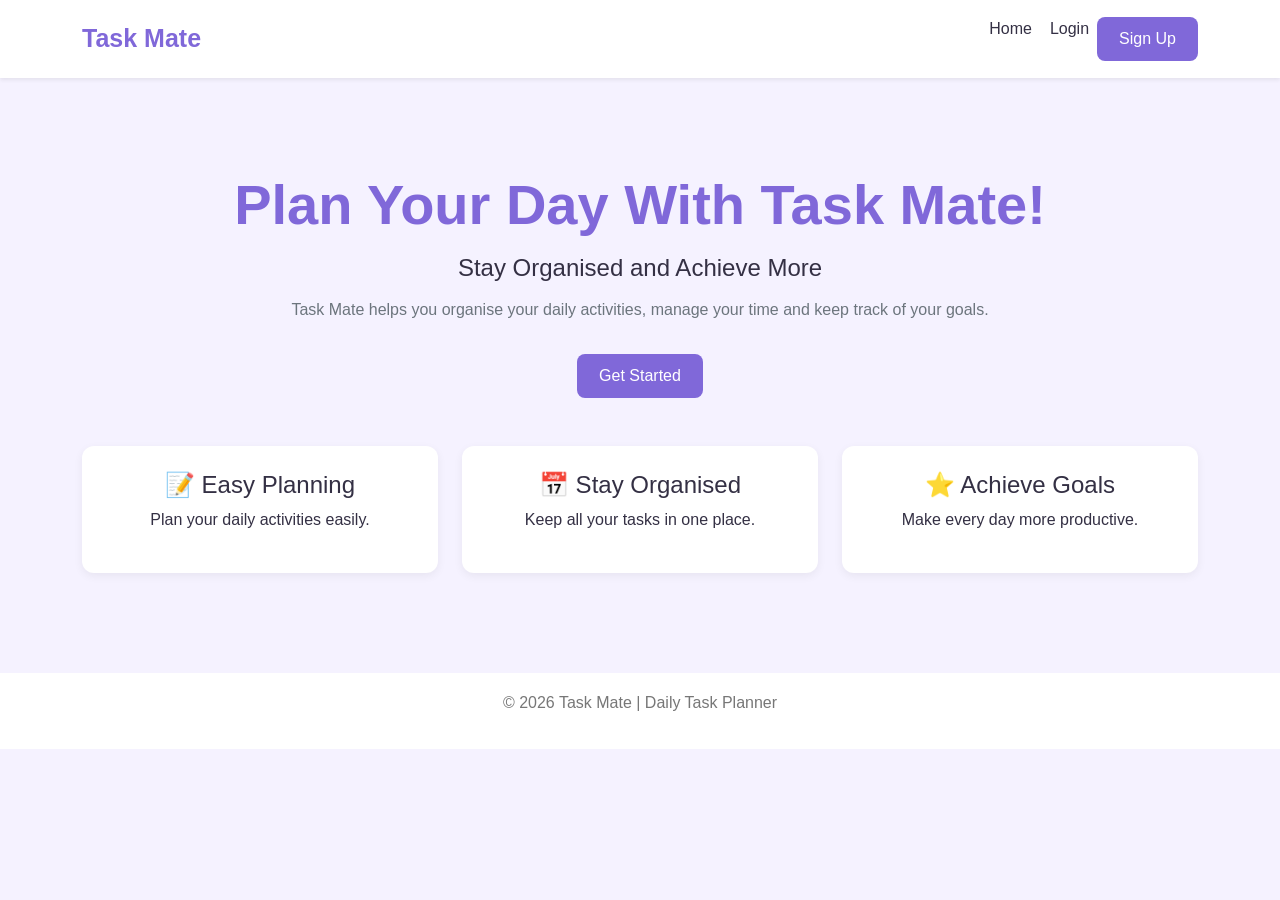
<file: index.html>
<!DOCTYPE html>
<html lang="en">
<head>
    <meta charset="UTF-8">
    <meta name="viewport" content="width=device-width, initial-scale=1.0">
    <title>Task Mate - Home</title>
    <link href="https://cdn.jsdelivr.net/npm/bootstrap@5.3.3/dist/css/bootstrap.min.css" rel="stylesheet">
    <link rel="stylesheet" href="style.css">
</head>
<body>

<nav class="navbar navbar-expand-lg shadow-sm">   
    <div class="container">
        <a class="navbar-brand" href="index.html">Task Mate</a>
        <div class="d-flex flex-wrap gap-2">
            <a class="nav-link" href="index.html">Home</a>
            <a class="nav-link" href="login.html">Login</a>
            <a class="btn btn-purple" href="signup.html">Sign Up</a>
        </div>
    </div>
</nav>

<div class="container text-center page-container">

    <h1 class="main-heading display-4 mt-5">
        Plan Your Day With Task Mate!
    </h1>

    <h4 class="mt-3">Stay Organised and Achieve More</h4>

    <p class="text-secondary mt-3">
        Task Mate helps you organise your daily activities,
        manage your time and keep track of your goals.
    </p>

    <a href="login.html" class="btn btn-purple mt-3">
        Get Started
    </a>

    <div class="row mt-5">

        <div class="col-md-4">
            <div class="custom-card">
                <h4>📝 Easy Planning</h4>
                <p>Plan your daily activities easily.</p>
            </div>
        </div>

        <div class="col-md-4">
            <div class="custom-card">
                <h4>📅 Stay Organised</h4>
                <p>Keep all your tasks in one place.</p>
            </div>
        </div>

        <div class="col-md-4">
            <div class="custom-card">
                <h4>⭐ Achieve Goals</h4>
                <p>Make every day more productive.</p>
            </div>
        </div>

    </div>
</div>

<footer>
    <p>© 2026 Task Mate | Daily Task Planner</p>
</footer>

</body>
</html>
</file>
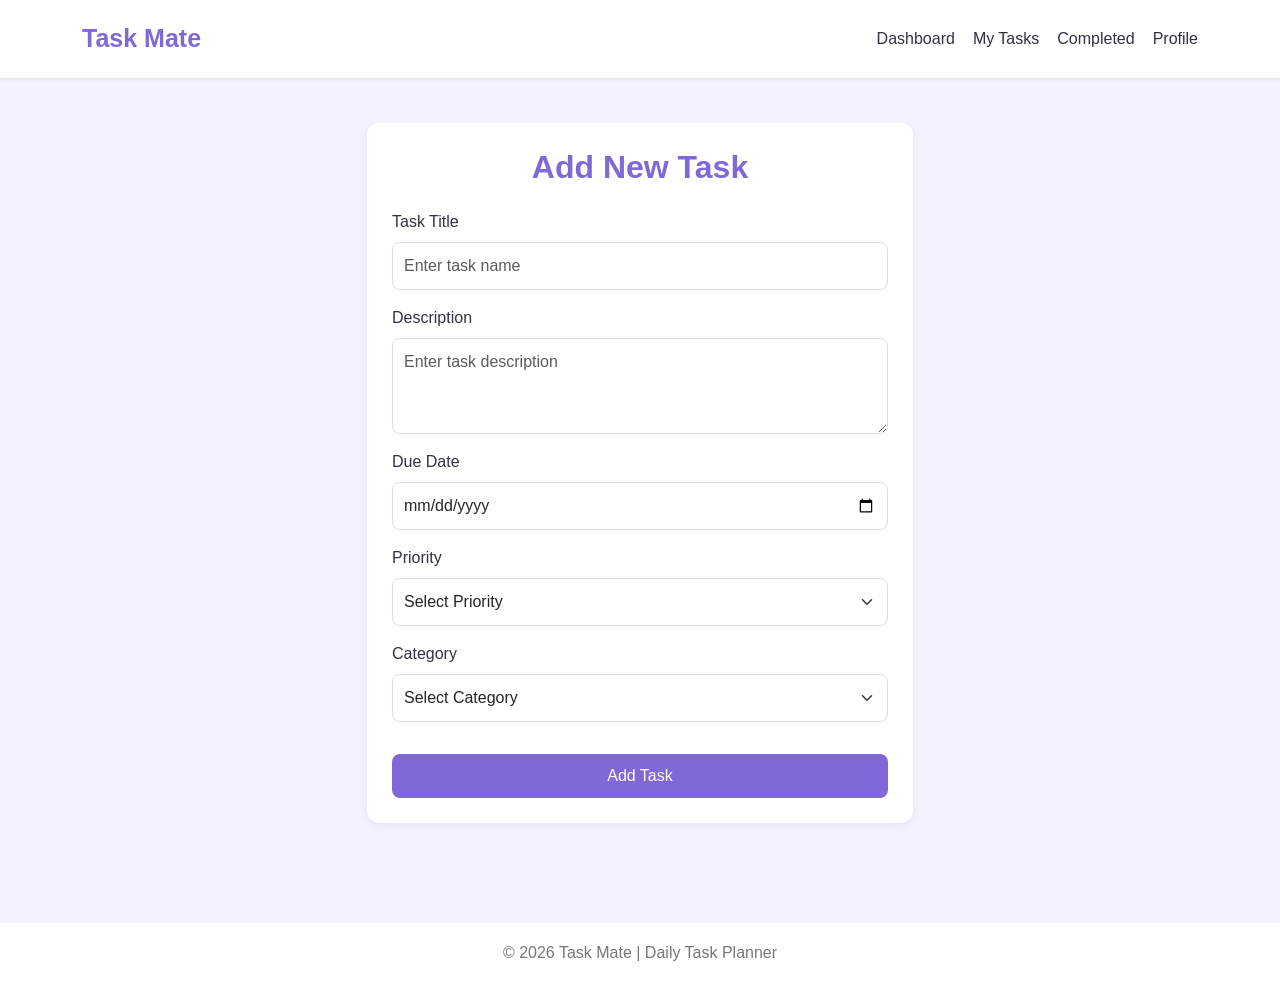
<file: add-task.html>
<!DOCTYPE html>
<html lang="en">
<head>
    <meta charset="UTF-8">
    <meta name="viewport" content="width=device-width, initial-scale=1.0">
    <title>Task Mate - Add Task</title>
    <link href="https://cdn.jsdelivr.net/npm/bootstrap@5.3.3/dist/css/bootstrap.min.css" rel="stylesheet">
    <link rel="stylesheet" href="style.css">
</head>
<body>

<nav class="navbar shadow-sm">
    <div class="container">
        <a class="navbar-brand" href="index.html">Task Mate</a>
        <div class="d-flex flex-wrap gap-2">
            <a class="nav-link" href="dashboard.html">Dashboard</a>
            <a class="nav-link" href="my-tasks.html">My Tasks</a>
            <a class="nav-link" href="completed.html">Completed</a>
            <a class="nav-link" href="profile.html">Profile</a>
        </div>
    </div>
</nav>

<div class="container page-container">

    <div class="row justify-content-center">
        <div class="col-md-7 col-lg-6">

            <div class="custom-card">

                <h2 class="main-heading text-center mb-4">
                    Add New Task
                </h2>

                <form>

                    <div class="mb-3">
                        <label class="form-label">Task Title</label>
                        <input type="text" class="form-control"
                               placeholder="Enter task name">
                    </div>

                    <div class="mb-3">
                        <label class="form-label">Description</label>
                        <textarea class="form-control" rows="3"
                                  placeholder="Enter task description"></textarea>
                    </div>

                    <div class="mb-3">
                        <label class="form-label">Due Date</label>
                        <input type="date" class="form-control">
                    </div>

                    <div class="mb-3">
                        <label class="form-label">Priority</label>
                        <select class="form-select">
                            <option>Select Priority</option>
                            <option>High</option>
                            <option>Medium</option>
                            <option>Low</option>
                        </select>
                    </div>

                    <div class="mb-3">
                        <label class="form-label">Category</label>
                        <select class="form-select">
                            <option>Select Category</option>
                            <option>Study</option>
                            <option>Personal</option>
                            <option>Work</option>
                        </select>
                    </div>

                    <a href="my-tasks.html"
                       class="btn btn-purple w-100 mt-3">
                        Add Task
                    </a>

                </form>

            </div>
        </div>
    </div>

</div>

<footer>
    <p>© 2026 Task Mate | Daily Task Planner</p>
</footer>

</body>
</html>
</file>
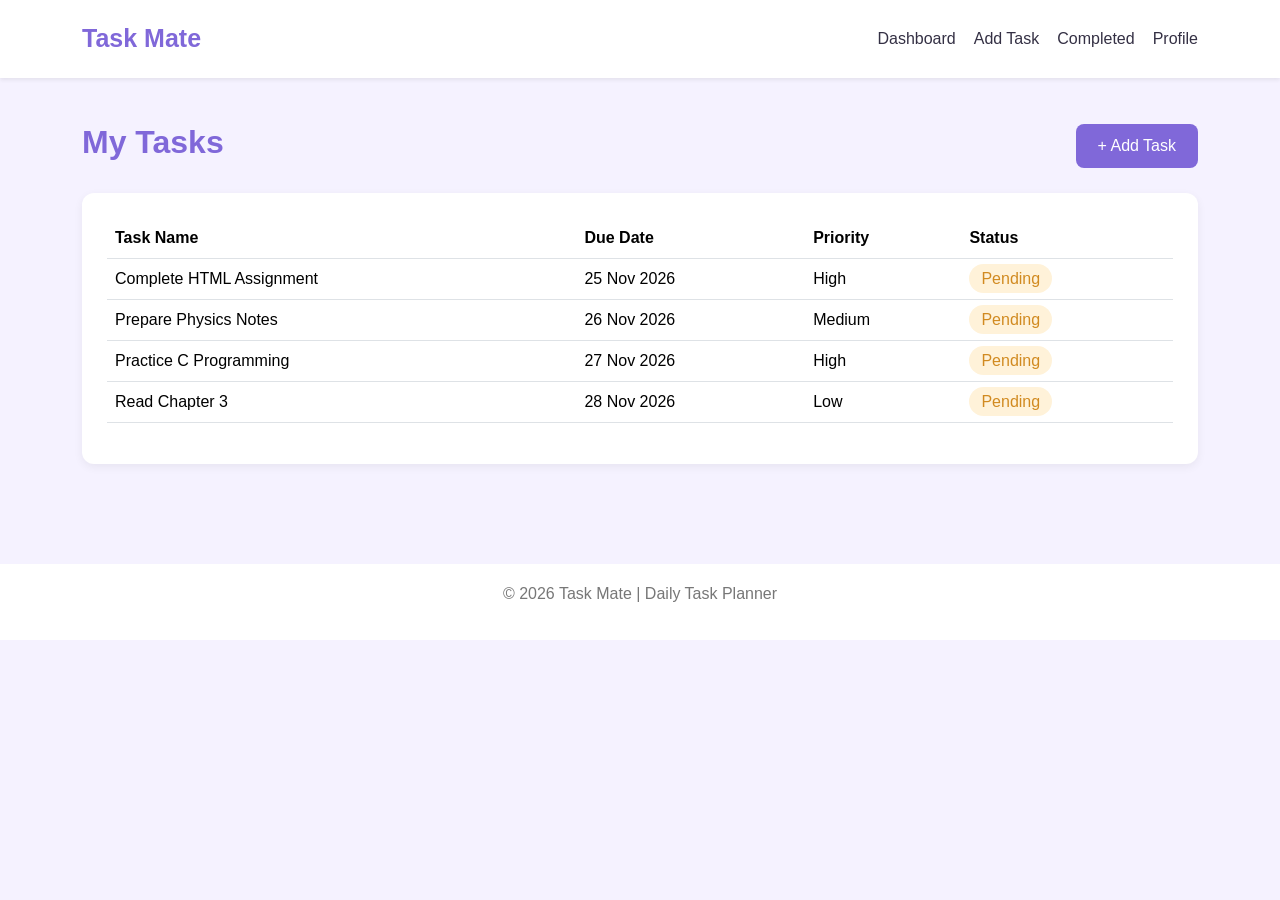
<file: completed.html>
<!DOCTYPE html>
<html lang="en">
<head>
    <meta charset="UTF-8">
    <meta name="viewport" content="width=device-width, initial-scale=1.0">
    <title>Task Mate - My Tasks</title>
    <link href="https://cdn.jsdelivr.net/npm/bootstrap@5.3.3/dist/css/bootstrap.min.css" rel="stylesheet">
    <link rel="stylesheet" href="style.css">
</head>
<body>

<nav class="navbar shadow-sm">
    <div class="container">
        <a class="navbar-brand" href="index.html">Task Mate</a>
        <div class="d-flex flex-wrap gap-2">
            <a class="nav-link" href="dashboard.html">Dashboard</a>
            <a class="nav-link" href="add-task.html">Add Task</a>
            <a class="nav-link" href="completed.html">Completed</a>
            <a class="nav-link" href="profile.html">Profile</a>
        </div>
    </div>
</nav>

<div class="container page-container">

    <div class="d-flex justify-content-between align-items-center mb-4">
        <h2 class="main-heading">My Tasks</h2>
        <a href="add-task.html" class="btn btn-purple">
            + Add Task
        </a>
    </div>

    <div class="custom-card">

        <div class="table-responsive">
            <table class="table table-hover align-middle">

                <thead>
                    <tr>
                        <th>Task Name</th>
                        <th>Due Date</th>
                        <th>Priority</th>
                        <th>Status</th>
                    </tr>
                </thead>

                <tbody>
                    <tr>
                        <td>Complete HTML Assignment</td>
                        <td>25 Nov 2026</td>
                        <td>High</td>
                        <td><span class="pending">Pending</span></td>
                    </tr>

                    <tr>
                        <td>Prepare Physics Notes</td>
                        <td>26 Nov 2026</td>
                        <td>Medium</td>
                        <td><span class="pending">Pending</span></td>
                    </tr>

                    <tr>
                        <td>Practice C Programming</td>
                        <td>27 Nov 2026</td>
                        <td>High</td>
                        <td><span class="pending">Pending</span></td>
                    </tr>

                    <tr>
                        <td>Read Chapter 3</td>
                        <td>28 Nov 2026</td>
                        <td>Low</td>
                        <td><span class="pending">Pending</span></td>
                    </tr>
                </tbody>

            </table>
        </div>

    </div>

</div>

<footer>
    <p>© 2026 Task Mate | Daily Task Planner</p>
</footer>

</body>
</html>
</file>
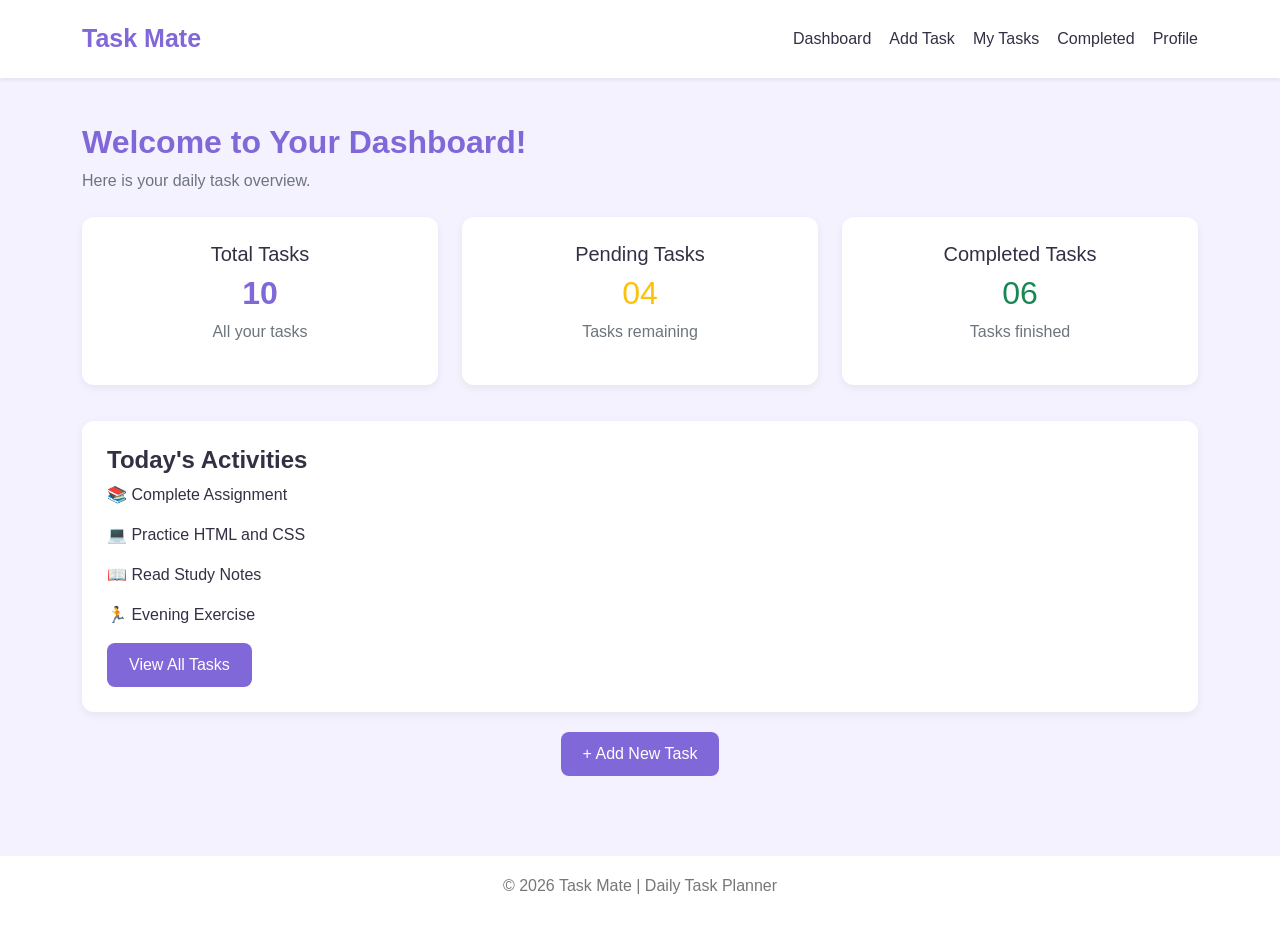
<file: dashboard.html>
<!DOCTYPE html>
<html lang="en">
<head>
    <meta charset="UTF-8">
    <meta name="viewport" content="width=device-width, initial-scale=1.0">
    <title>Task Mate - Dashboard</title>
    <link href="https://cdn.jsdelivr.net/npm/bootstrap@5.3.3/dist/css/bootstrap.min.css" rel="stylesheet">
    <link rel="stylesheet" href="style.css">
</head>
<body>

<nav class="navbar shadow-sm">
    <div class="container">
        <a class="navbar-brand" href="index.html">Task Mate</a>
        <div class="d-flex flex-wrap gap-2">
            <a class="nav-link" href="dashboard.html">Dashboard</a>
            <a class="nav-link" href="add-task.html">Add Task</a>
            <a class="nav-link" href="my-tasks.html">My Tasks</a>
            <a class="nav-link" href="completed.html">Completed</a>
            <a class="nav-link" href="profile.html">Profile</a>
        </div>
    </div>
</nav>

<div class="container page-container">

    <h2 class="main-heading">Welcome to Your Dashboard!</h2>
    <p class="text-secondary">
        Here is your daily task overview.
    </p>

    <div class="row mt-4">

        <div class="col-md-4">
            <div class="custom-card text-center">
                <h5>Total Tasks</h5>
                <h2 class="main-heading">10</h2>
                <p class="text-secondary">All your tasks</p>
            </div>
        </div>

        <div class="col-md-4">
            <div class="custom-card text-center">
                <h5>Pending Tasks</h5>
                <h2 class="text-warning">04</h2>
                <p class="text-secondary">Tasks remaining</p>
            </div>
        </div>

        <div class="col-md-4">
            <div class="custom-card text-center">
                <h5>Completed Tasks</h5>
                <h2 class="text-success">06</h2>
                <p class="text-secondary">Tasks finished</p>
            </div>
        </div>

    </div>

    <div class="custom-card mt-3">
        <h4 class="section-heading">Today's Activities</h4>

        <p>📚 Complete Assignment</p>
        <p>💻 Practice HTML and CSS</p>
        <p>📖 Read Study Notes</p>
        <p>🏃 Evening Exercise</p>

        <a href="my-tasks.html" class="btn btn-purple">
            View All Tasks
        </a>
    </div>

    <div class="text-center">
        <a href="add-task.html" class="btn btn-purple">
            + Add New Task
        </a>
    </div>

</div>

<footer>
    <p>© 2026 Task Mate | Daily Task Planner</p>
</footer>

</body>
</html>
</file>
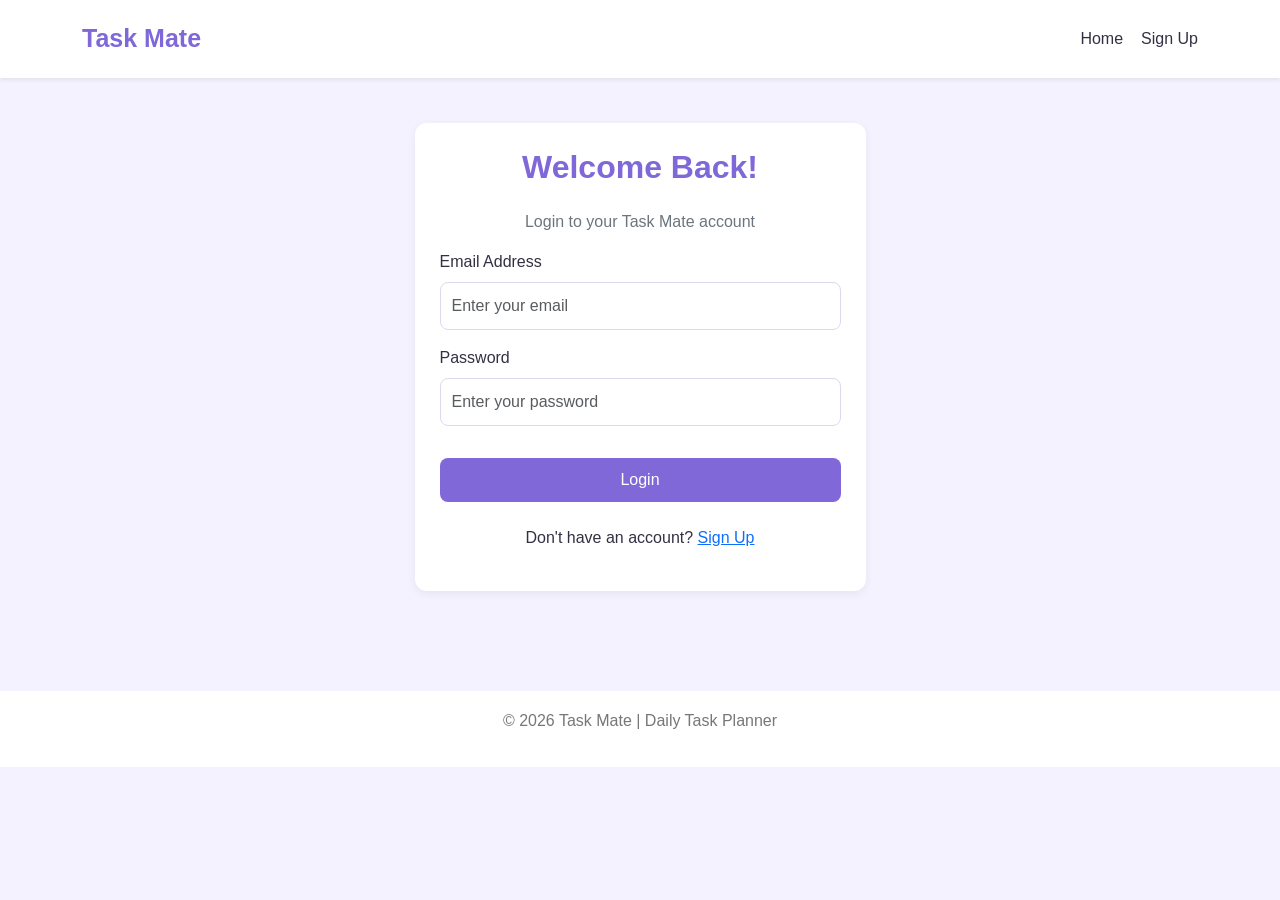
<file: login.html>
<!DOCTYPE html>
<html lang="en">
<head>
    <meta charset="UTF-8">
    <meta name="viewport" content="width=device-width, initial-scale=1.0">
    <title>Task Mate - Login</title>
    <link href="https://cdn.jsdelivr.net/npm/bootstrap@5.3.3/dist/css/bootstrap.min.css" rel="stylesheet">
    <link rel="stylesheet" href="   style.css">
</head>
<body>

<nav class="navbar navbar-expand-lg shadow-sm">
    <div class="container">
        <a class="navbar-brand" href="index.html">Task Mate</a>
        <div class="d-flex flex-wrap gap-2">
            <a class="nav-link" href="index.html">Home</a>
            <a class="nav-link" href="signup.html">Sign Up</a>
        </div>
    </div>
</nav>

<div class="container page-container">
    <div class="row justify-content-center">
        <div class="col-md-6 col-lg-5">

            <div class="custom-card">
                <h2 class="main-heading text-center mb-4">
                    Welcome Back!
                </h2>

                <p class="text-center text-secondary">
                    Login to your Task Mate account
                </p>

                <form>
                    <div class="mb-3">
                        <label class="form-label">Email Address</label>
                        <input type="email" class="form-control"
                               placeholder="Enter your email">
                    </div>

                    <div class="mb-3">
                        <label class="form-label">Password</label>
                        <input type="password" class="form-control"
                               placeholder="Enter your password">
                    </div>

                    <a href="dashboard.html"
                       class="btn btn-purple w-100 mt-3">
                        Login
                    </a>
                </form>

                <p class="text-center mt-4">
                    Don't have an account?
                    <a href="signup.html">Sign Up</a>
                </p>
            </div>

        </div>
    </div>
</div>

<footer>
    <p>© 2026 Task Mate | Daily Task Planner</p>
</footer>

</body>
</html>
</file>
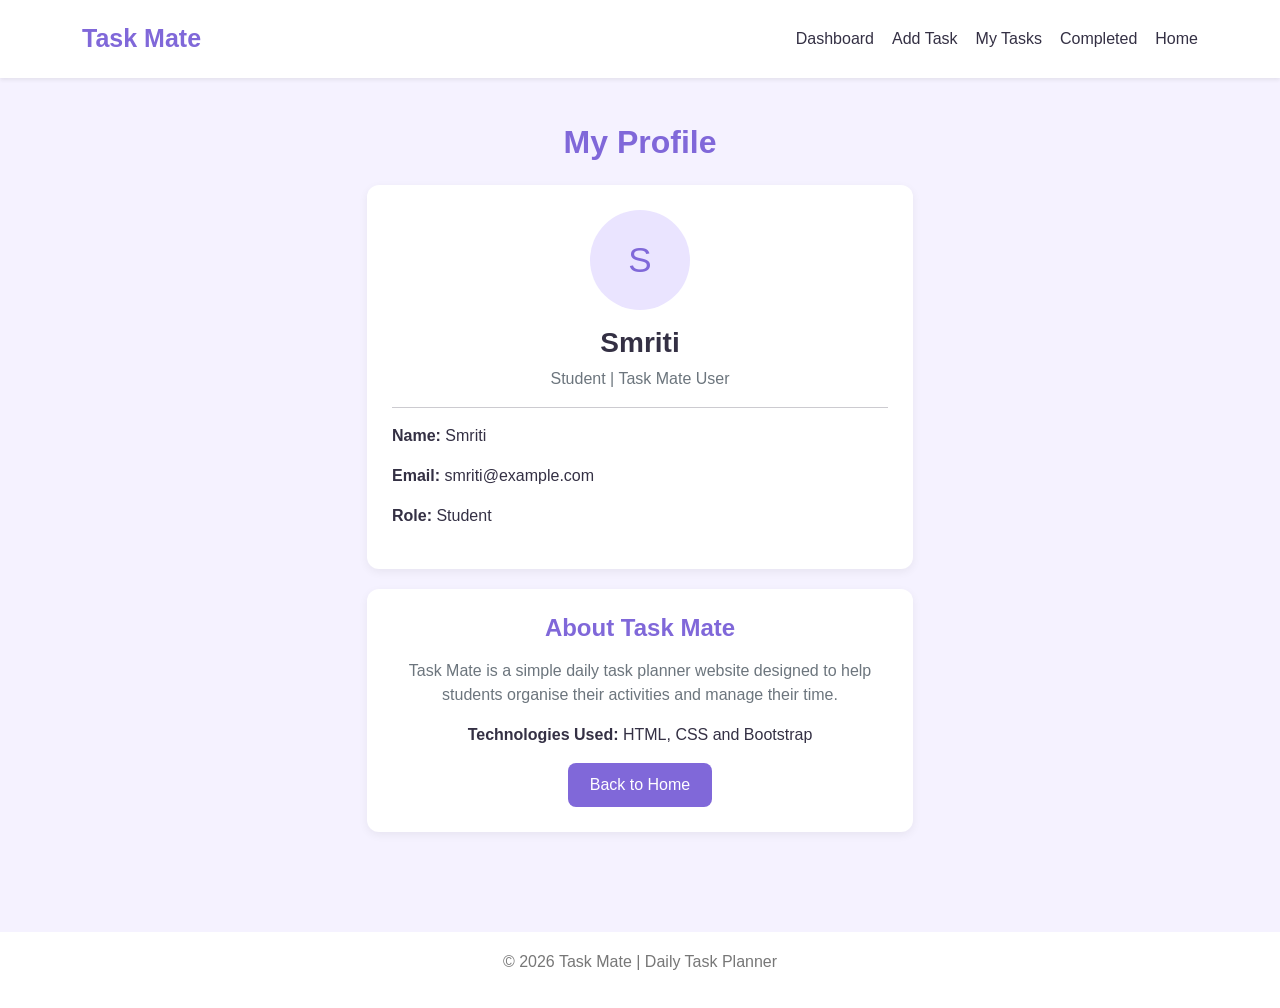
<file: profile.html>
<!DOCTYPE html>
<html lang="en">
<head>
    <meta charset="UTF-8">
    <meta name="viewport" content="width=device-width, initial-scale=1.0">
    <title>Task Mate - Profile</title>
    <link href="https://cdn.jsdelivr.net/npm/bootstrap@5.3.3/dist/css/bootstrap.min.css" rel="stylesheet">
    <link rel="stylesheet" href="style.css">
</head>
<body>

<nav class="navbar shadow-sm">
    <div class="container">
        <a class="navbar-brand" href="index.html">Task Mate</a>
        <div class="d-flex flex-wrap gap-2">
            <a class="nav-link" href="dashboard.html">Dashboard</a>
            <a class="nav-link" href="add-task.html">Add Task</a>
            <a class="nav-link" href="my-tasks.html">My Tasks</a>
            <a class="nav-link" href="completed.html">Completed</a>
            <a class="nav-link" href="index.html">Home</a>
        </div>
    </div>
</nav>

<div class="container page-container">

    <h2 class="main-heading text-center mb-4">
        My Profile
    </h2>

    <div class="row justify-content-center">

        <div class="col-md-7 col-lg-6">

            <div class="custom-card text-center">

                <div class="profile-circle mb-3">
                    S
                </div>

                <h3 class="section-heading">Smriti</h3>

                <p class="text-secondary">
                    Student | Task Mate User
                </p>

                <hr>

                <div class="text-start">

                    <p><strong>Name:</strong> Smriti</p>

                    <p><strong>Email:</strong>
                        smriti@example.com
                    </p>

                    <p><strong>Role:</strong>
                        Student
                    </p>

                </div>

            </div>

            <div class="custom-card text-center">

                <h4 class="main-heading">About Task Mate</h4>

                <p class="text-secondary mt-3">
                    Task Mate is a simple daily task planner
                    website designed to help students organise
                    their activities and manage their time.
                </p>

                <p>
                    <strong>Technologies Used:</strong>
                    HTML, CSS and Bootstrap
                </p>

                <a href="index.html" class="btn btn-purple">
                    Back to Home
                </a>

            </div>

        </div>

    </div>

</div>

<footer>
    <p>© 2026 Task Mate | Daily Task Planner</p>
</footer>

</body>
</html>
</file>
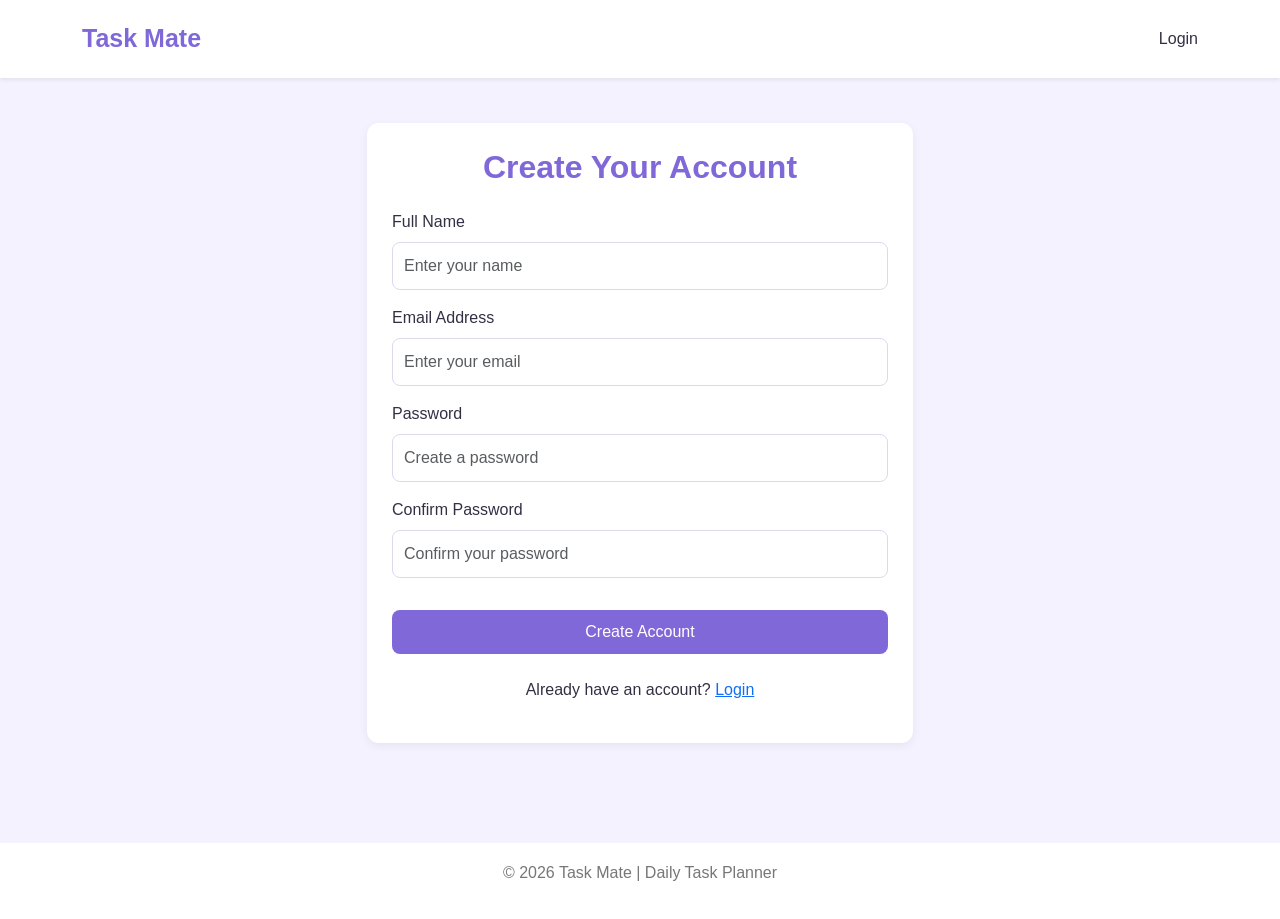
<file: signup.html>
<!DOCTYPE html>
<html lang="en">
<head>
    <meta charset="UTF-8">
    <meta name="viewport" content="width=device-width, initial-scale=1.0">
    <title>Task Mate - Sign Up</title>
    <link href="https://cdn.jsdelivr.net/npm/bootstrap@5.3.3/dist/css/bootstrap.min.css" rel="stylesheet">
    <link rel="stylesheet" href="style.css">
</head>
<body>

<nav class="navbar shadow-sm">
    <div class="container">
        <a class="navbar-brand" href="index.html">Task Mate</a>
        <a class="nav-link" href="login.html">Login</a>
    </div>
</nav>

<div class="container page-container">
    <div class="row justify-content-center">
        <div class="col-md-7 col-lg-6">

            <div class="custom-card">
                <h2 class="main-heading text-center mb-4">
                    Create Your Account
                </h2>

                <form>
                    <div class="mb-3">
                        <label class="form-label">Full Name</label>
                        <input type="text" class="form-control"
                               placeholder="Enter your name">
                    </div>

                    <div class="mb-3">
                        <label class="form-label">Email Address</label>
                        <input type="email" class="form-control"
                               placeholder="Enter your email">
                    </div>

                    <div class="mb-3">
                        <label class="form-label">Password</label>
                        <input type="password" class="form-control"
                               placeholder="Create a password">
                    </div>

                    <div class="mb-3">
                        <label class="form-label">Confirm Password</label>
                        <input type="password" class="form-control"
                               placeholder="Confirm your password">
                    </div>

                    <a href="dashboard.html"
                       class="btn btn-purple w-100 mt-3">
                        Create Account
                    </a>
                </form>

                <p class="text-center mt-4">
                    Already have an account?
                    <a href="login.html">Login</a>
                </p>
            </div>

        </div>
    </div>
</div>

<footer>
    <p>© 2026 Task Mate | Daily Task Planner</p>
</footer>

</body>
</html>
</file>
<file: style.css>
/* GENERAL STYLING */

body {
    background-color: #F5F2FF;
    font-family: Arial, sans-serif;
    color: #343044;
    margin: 0;
}


.navbar {
    background-color: white;
    padding: 15px;
}

.navbar-brand {
    color: #8068D9 !important;
    font-size: 25px;
    font-weight: bold;
}

.nav-link {
    color: #343044 !important;
    margin-left: 10px;
}

.nav-link:hover {
    color: #8068D9 !important;
}


.main-heading {
    color: #8068D9;
    font-weight: bold;
}

.section-heading {
    color: #343044;
    font-weight: bold;
}

.btn-purple {
    background-color: #8068D9;
    color: white;
    border-radius: 8px;
    padding: 10px 22px;
    border: none;
    text-decoration: none;
}

.btn-purple:hover {
    background-color: #6952BF;
    color: white;
}

.btn-light-purple {
    background-color: #EAE4FF;
    color: #8068D9;
    border-radius: 8px;
    padding: 10px 22px;
    border: none;
}


.custom-card {
    background-color: white;
    border-radius: 12px;
    padding: 25px;
    box-shadow: 0 3px 10px rgba(0,0,0,0.06);
    margin-bottom: 20px;
}


.form-control,
.form-select {
    padding: 11px;
    border-radius: 8px;
    border: 1px solid #DED8EF;
}


.page-container {
    padding-top: 45px;
    padding-bottom: 45px;
}

footer {
    background-color: white;
    padding: 18px;
    text-align: center;
    color: #777;
    margin-top: 35px;
}


.pending {
    color: #D18A20;
    background-color: #FFF2D9;
    padding: 6px 12px;
    border-radius: 15px;
}

.completed {
    color: #268451;
    background-color: #DDF5E7;
    padding: 6px 12px;
    border-radius: 15px;
}


.profile-circle {
    background-color: #EAE4FF;
    color: #8068D9;
    width: 100px;
    height: 100px;
    border-radius: 50%;
    display: flex;
    align-items: center;
    justify-content: center;
    font-size: 35px;
    margin: auto;
}


@media (max-width: 768px) {
    .page-container {
        padding: 25px 15px;
    }

    .main-heading {
        font-size: 30px;
    }
}
</file>
